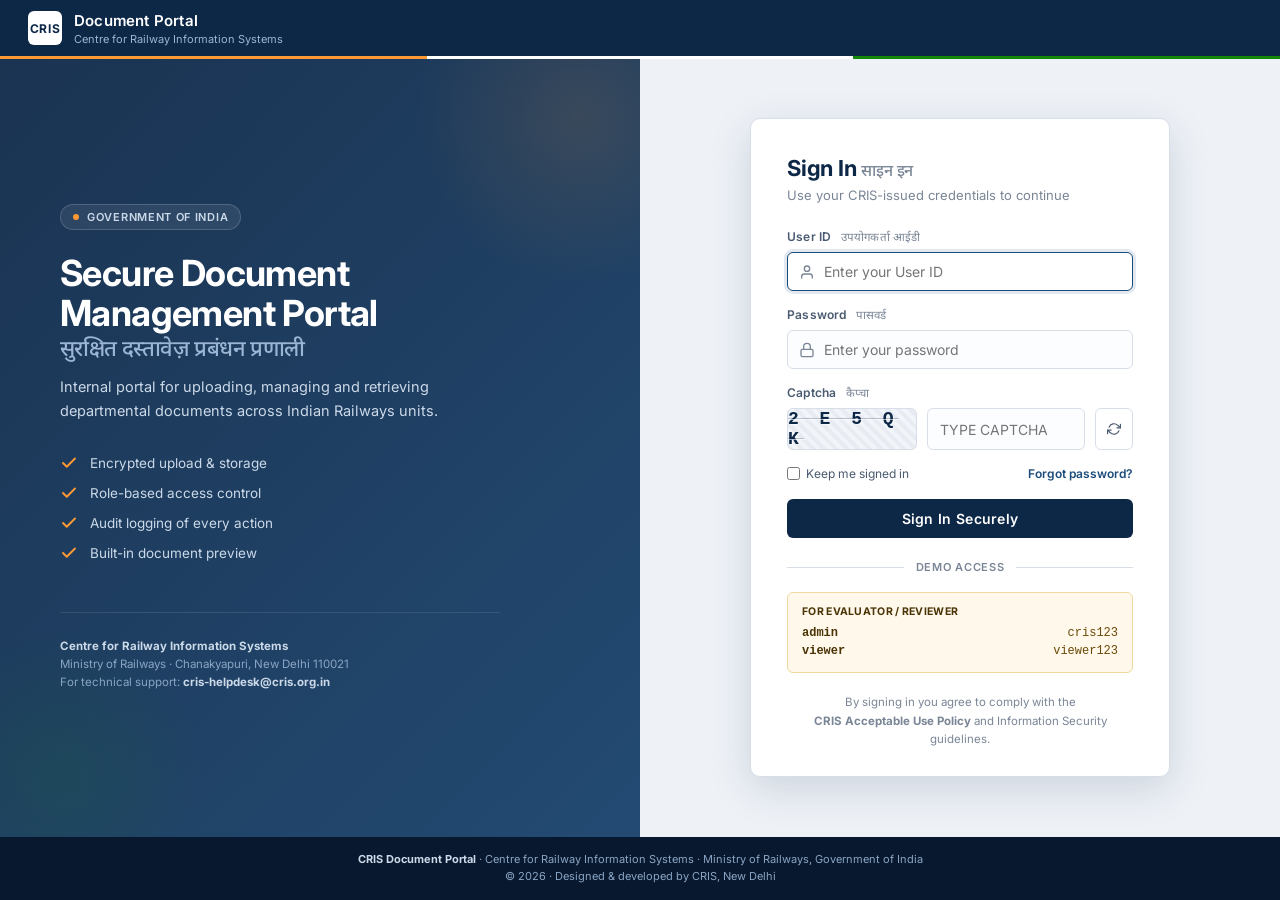
<file: docs/index.html>
<!DOCTYPE html>
<html lang="en">
<head>
    <meta charset="UTF-8">
    <meta name="viewport" content="width=device-width, initial-scale=1.0">
    <title>Sign In · CRIS Document Portal</title>
    <link rel="preconnect" href="https://fonts.googleapis.com">
    <link rel="preconnect" href="https://fonts.gstatic.com" crossorigin>
    <link href="https://fonts.googleapis.com/css2?family=Inter:wght@400;500;600;700&family=Noto+Sans+Devanagari:wght@400;500;600&display=swap" rel="stylesheet">
    <link rel="stylesheet" href="css/app.css">
</head>
<body class="login-body">

    <!-- Topbar -->
    <header class="login-topbar">
        <div class="login-topbar-brand">
            <div class="login-topbar-logo">CRIS</div>
            <div>
                <div class="login-topbar-title">Document Portal</div>
                <div class="login-topbar-sub">Centre for Railway Information Systems</div>
            </div>
        </div>
    </header>
    <div class="tricolor" aria-hidden="true">
        <div class="saffron"></div>
        <div class="white"></div>
        <div class="green"></div>
    </div>

    <!-- Shell -->
    <div class="login-shell">
        <!-- Left: brand panel -->
        <div class="login-brand">
            <div class="login-brand-content">
                <span class="login-brand-tag"><span class="dot"></span> Government of India</span>
                <h1>
                    Secure Document<br>Management Portal
                    <span class="h1-hi">सुरक्षित दस्तावेज़ प्रबंधन प्रणाली</span>
                </h1>
                <p class="lead">
                    Internal portal for uploading, managing and retrieving departmental documents
                    across Indian Railways units.
                </p>
                <ul class="feature-list">
                    <li><svg viewBox="0 0 24 24" fill="none" stroke="currentColor" stroke-width="2.5" stroke-linecap="round" stroke-linejoin="round"><path d="M20 6L9 17l-5-5"></path></svg> Encrypted upload &amp; storage</li>
                    <li><svg viewBox="0 0 24 24" fill="none" stroke="currentColor" stroke-width="2.5" stroke-linecap="round" stroke-linejoin="round"><path d="M20 6L9 17l-5-5"></path></svg> Role-based access control</li>
                    <li><svg viewBox="0 0 24 24" fill="none" stroke="currentColor" stroke-width="2.5" stroke-linecap="round" stroke-linejoin="round"><path d="M20 6L9 17l-5-5"></path></svg> Audit logging of every action</li>
                    <li><svg viewBox="0 0 24 24" fill="none" stroke="currentColor" stroke-width="2.5" stroke-linecap="round" stroke-linejoin="round"><path d="M20 6L9 17l-5-5"></path></svg> Built-in document preview</li>
                </ul>
                <div class="login-brand-foot">
                    <strong>Centre for Railway Information Systems</strong><br>
                    Ministry of Railways · Chanakyapuri, New Delhi 110021<br>
                    For technical support: <strong>cris-helpdesk@cris.org.in</strong>
                </div>
            </div>
        </div>

        <!-- Right: login form -->
        <div class="login-form-wrap">
            <div class="login-card">
                <div class="login-card-header">
                    <h2>Sign In <span class="hi" style="font-size: 16px; color: var(--text-muted); font-weight: 500;">साइन इन</span></h2>
                    <p>Use your CRIS-issued credentials to continue</p>
                </div>

                <div class="login-error" id="login-error" style="display: none;">
                    <svg viewBox="0 0 24 24" fill="none" stroke="currentColor" stroke-width="2.5" stroke-linecap="round" stroke-linejoin="round">
                        <circle cx="12" cy="12" r="10"></circle>
                        <line x1="12" y1="8" x2="12" y2="12"></line>
                        <line x1="12" y1="16" x2="12.01" y2="16"></line>
                    </svg>
                    <span id="login-error-text"></span>
                </div>

                <form id="login-form" autocomplete="off">
                    <div class="form-group">
                        <label for="username">User ID <span class="hi">उपयोगकर्ता आईडी</span></label>
                        <div class="input-with-icon">
                            <svg class="input-icon" viewBox="0 0 24 24" fill="none" stroke="currentColor" stroke-width="2" stroke-linecap="round" stroke-linejoin="round">
                                <path d="M20 21v-2a4 4 0 0 0-4-4H8a4 4 0 0 0-4 4v2"></path>
                                <circle cx="12" cy="7" r="4"></circle>
                            </svg>
                            <input type="text" id="username" name="username" class="form-input" placeholder="Enter your User ID" required autofocus>
                        </div>
                    </div>

                    <div class="form-group">
                        <label for="password">Password <span class="hi">पासवर्ड</span></label>
                        <div class="input-with-icon">
                            <svg class="input-icon" viewBox="0 0 24 24" fill="none" stroke="currentColor" stroke-width="2" stroke-linecap="round" stroke-linejoin="round">
                                <rect x="3" y="11" width="18" height="11" rx="2" ry="2"></rect>
                                <path d="M7 11V7a5 5 0 0 1 10 0v4"></path>
                            </svg>
                            <input type="password" id="password" name="password" class="form-input" placeholder="Enter your password" required>
                        </div>
                    </div>

                    <div class="form-group">
                        <label for="captcha">Captcha <span class="hi">कैप्चा</span></label>
                        <div class="captcha-row">
                            <div class="captcha-display" id="captcha-display">— — — — —</div>
                            <input type="text" id="captcha" name="captcha" class="form-input" placeholder="Type captcha" required maxlength="5" autocomplete="off" style="text-transform: uppercase;">
                            <button type="button" class="captcha-refresh" id="captcha-refresh" title="Refresh captcha" aria-label="Refresh captcha">
                                <svg viewBox="0 0 24 24" fill="none" stroke="currentColor" stroke-width="2" stroke-linecap="round" stroke-linejoin="round">
                                    <polyline points="23 4 23 10 17 10"></polyline>
                                    <polyline points="1 20 1 14 7 14"></polyline>
                                    <path d="M3.51 9a9 9 0 0 1 14.85-3.36L23 10M1 14l4.64 4.36A9 9 0 0 0 20.49 15"></path>
                                </svg>
                            </button>
                        </div>
                    </div>

                    <div class="login-options">
                        <label class="remember-me">
                            <input type="checkbox" name="remember"> Keep me signed in
                        </label>
                        <a href="#" class="forgot-link">Forgot password?</a>
                    </div>

                    <button type="submit" class="login-btn">Sign In Securely</button>
                </form>

                <div class="login-divider">Demo Access</div>

                <div class="demo-credentials">
                    <strong>For Evaluator / Reviewer</strong>
                    <div class="cred-row"><span>admin</span><span>cris123</span></div>
                    <div class="cred-row"><span>viewer</span><span>viewer123</span></div>
                </div>

                <div class="login-help-foot">
                    By signing in you agree to comply with the<br>
                    <strong>CRIS Acceptable Use Policy</strong> and Information Security guidelines.
                </div>
            </div>
        </div>
    </div>

    <!-- Foot -->
    <div class="login-page-foot">
        <strong>CRIS Document Portal</strong> · Centre for Railway Information Systems · Ministry of Railways, Government of India<br>
        © 2026 · Designed &amp; developed by CRIS, New Delhi
    </div>

    <script src="js/app.js"></script>
    <script>
        (function () {
            // If already signed in, jump to dashboard
            if (getCurrentUser()) {
                window.location.replace('dashboard.html');
                return;
            }

            const display = document.getElementById('captcha-display');
            const refreshBtn = document.getElementById('captcha-refresh');
            const form = document.getElementById('login-form');
            const errorBox = document.getElementById('login-error');
            const errorText = document.getElementById('login-error-text');

            function newCaptcha() {
                const value = generateCaptcha();
                sessionStorage.setItem('cris_captcha', value);
                display.textContent = value.split('').join(' ');
            }

            function showLoginError(msg) {
                errorText.textContent = msg;
                errorBox.style.display = 'flex';
            }

            // Init captcha on every load
            newCaptcha();
            refreshBtn.addEventListener('click', e => {
                e.preventDefault();
                newCaptcha();
            });

            // Show any flash carried over (e.g., from sign-out)
            showFlashIfAny();

            form.addEventListener('submit', e => {
                e.preventDefault();
                const username = document.getElementById('username').value.trim().toLowerCase();
                const password = document.getElementById('password').value;
                const captcha  = document.getElementById('captcha').value.trim().toUpperCase();
                const expected = (sessionStorage.getItem('cris_captcha') || '').toUpperCase();

                if (!expected || captcha !== expected) {
                    showLoginError('Captcha verification failed. Please try again.');
                    newCaptcha();
                    return;
                }
                const user = USERS[username];
                if (!user || user.password !== password) {
                    showLoginError('Invalid User ID or password.');
                    newCaptcha();
                    return;
                }
                // Success
                setCurrentUser({
                    user: username,
                    name: user.name,
                    role: user.role,
                    designation: user.designation,
                    employee_id: user.employee_id,
                    loginTime: formatDateTime(new Date()) + ' IST',
                });
                logActivity('Signed in');
                sessionStorage.removeItem('cris_captcha');
                setFlash(`Welcome, ${user.name}.`, 'success');
                window.location.href = 'dashboard.html';
            });
        })();
    </script>
</body>
</html>
</file>
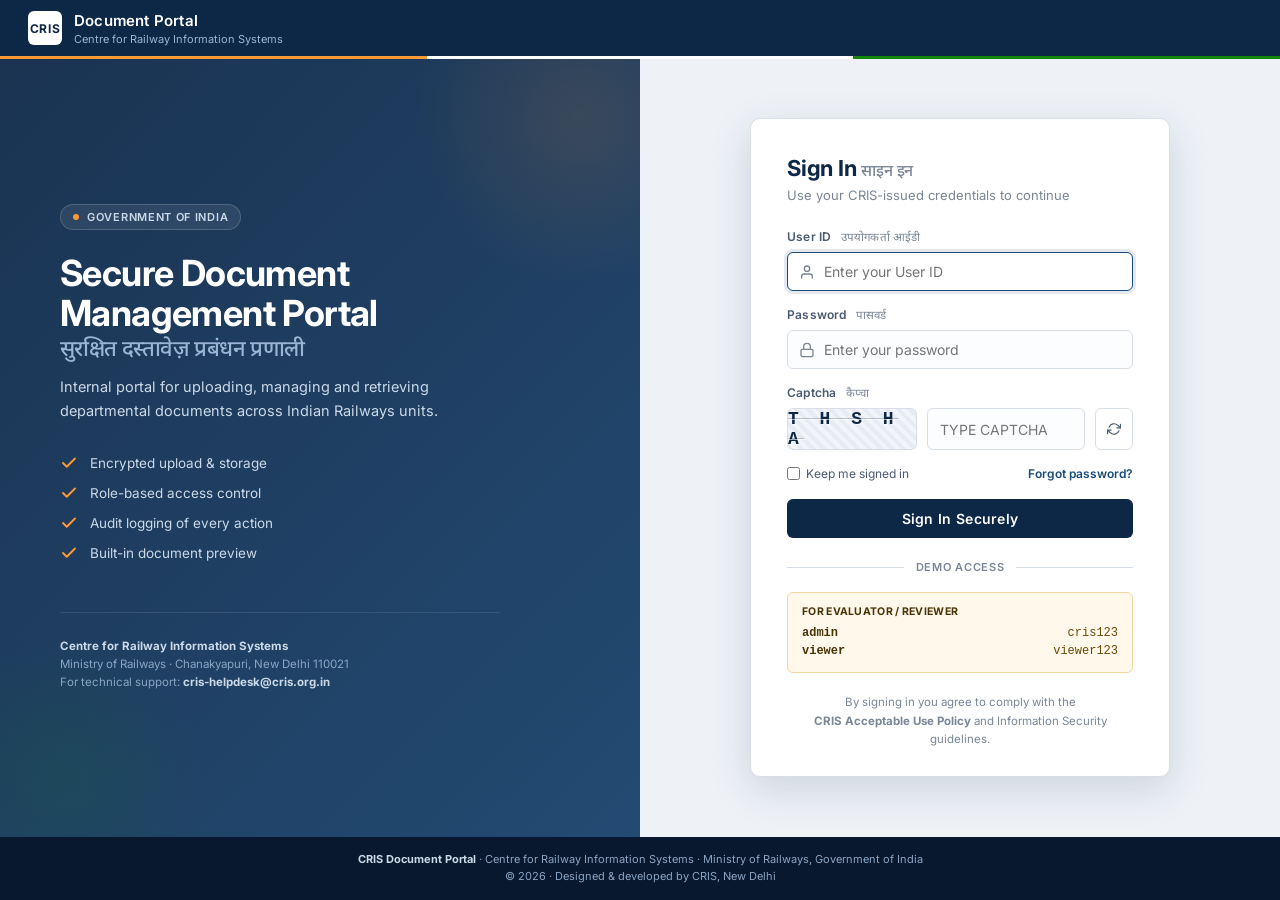
<file: docs/activity.html>
<!DOCTYPE html>
<html lang="en">
<head>
    <meta charset="UTF-8">
    <meta name="viewport" content="width=device-width, initial-scale=1.0">
    <title>Activity Log · CRIS Document Portal</title>
    <link rel="preconnect" href="https://fonts.googleapis.com">
    <link rel="preconnect" href="https://fonts.gstatic.com" crossorigin>
    <link href="https://fonts.googleapis.com/css2?family=Inter:wght@400;500;600;700&family=Noto+Sans+Devanagari:wght@400;500;600&display=swap" rel="stylesheet">
    <link rel="stylesheet" href="css/app.css">
</head>
<body>
    <div id="main-content">
        <div class="page-header">
            <div class="breadcrumb">Home / <span>Activity Log</span></div>
            <h1>Activity Log <span class="page-title-hi">गतिविधि लॉग</span></h1>
            <p>Audit trail of every action performed in this portal.</p>
        </div>

        <div class="card">
            <div class="card-header">
                <h2>Recent Actions</h2>
                <span class="badge" id="entry-count">0 entries</span>
            </div>
            <div class="card-body" style="padding: 0;" id="activity-body">
                <!-- Populated by JS -->
            </div>
        </div>
    </div>

    <script src="js/app.js"></script>
    <script>
        (function () {
            if (!requireAuth()) return;
            renderAppShell('activity');
            showFlashIfAny();

            const entries = getActivityLog().slice().reverse();
            document.getElementById('entry-count').textContent =
                entries.length + ' entr' + (entries.length === 1 ? 'y' : 'ies');

            const body = document.getElementById('activity-body');
            if (entries.length === 0) {
                body.innerHTML = `
                    <div class="empty-state">
                        <svg viewBox="0 0 100 100" fill="none" stroke="currentColor" stroke-width="3" stroke-linecap="round" stroke-linejoin="round">
                            <polyline points="22 12 18 12 15 21 9 3 6 12 2 12" transform="translate(8 28) scale(2.5)"></polyline>
                        </svg>
                        <h3>No activity yet</h3>
                        <p>Actions will appear here as you upload, download, or delete files.</p>
                    </div>`;
                return;
            }

            const actionClass = (action) => {
                const key = action.replace(/ /g, '');
                if (['Uploaded','Downloaded','Deleted','SignedIn','SignedOut'].includes(key)) return key;
                return 'default';
            };

            body.innerHTML = `
                <table class="activity-table">
                    <thead>
                        <tr>
                            <th>Timestamp</th>
                            <th>User</th>
                            <th>Role</th>
                            <th>Action</th>
                            <th>Target</th>
                        </tr>
                    </thead>
                    <tbody>
                        ${entries.map(e => `
                            <tr>
                                <td class="col-time">${escapeHtml(e.time)}</td>
                                <td class="col-user">${escapeHtml(e.user)}</td>
                                <td class="col-role">
                                    <span class="role-badge role-${['Admin','Viewer'].includes(e.role) ? e.role : 'default'}">${escapeHtml(e.role)}</span>
                                </td>
                                <td class="col-action">
                                    <span class="action-badge action-${actionClass(e.action)}">${escapeHtml(e.action)}</span>
                                </td>
                                <td class="col-target">${escapeHtml(e.target || '—')}</td>
                            </tr>
                        `).join('')}
                    </tbody>
                </table>`;
        })();
    </script>
</body>
</html>
</file>
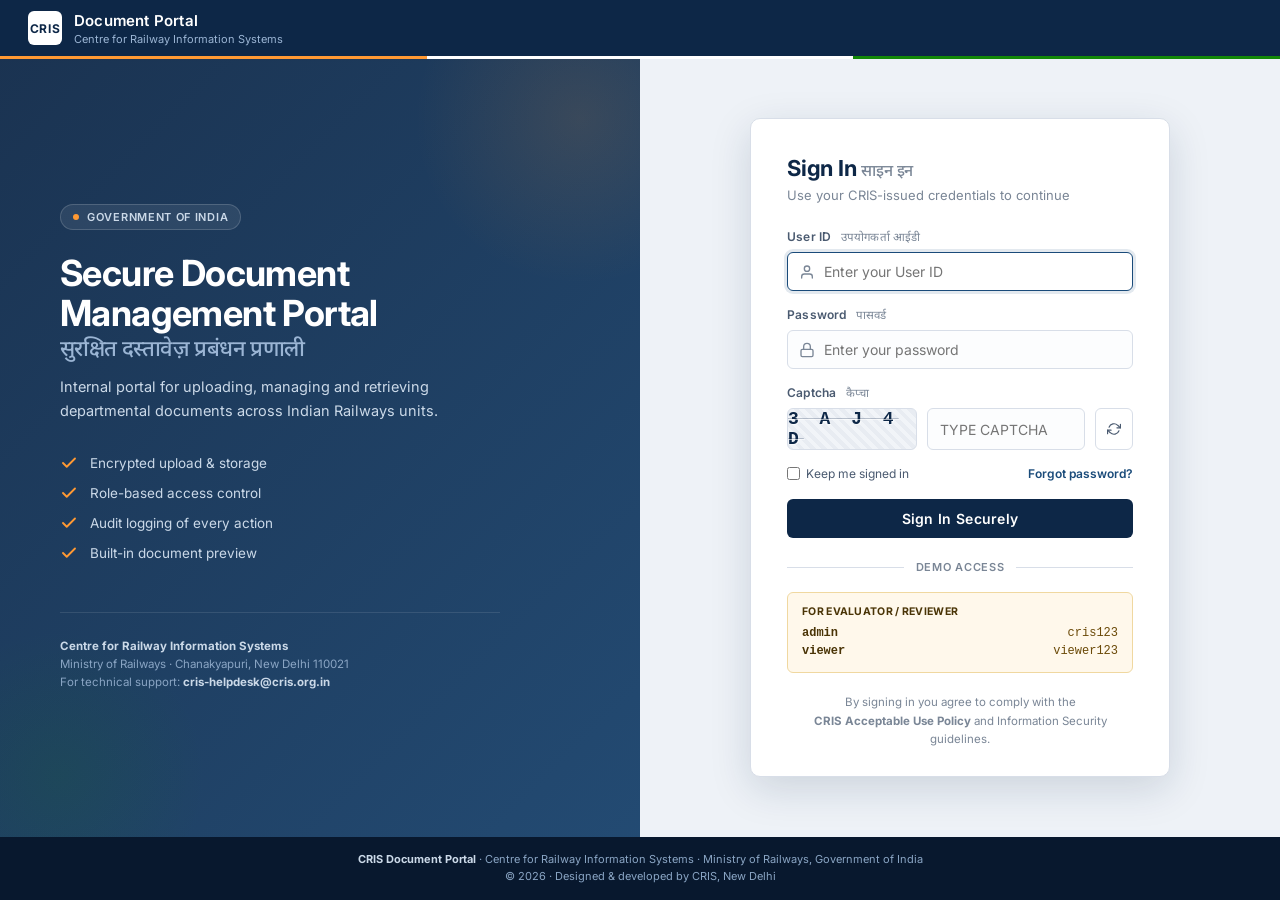
<file: docs/documents.html>
<!DOCTYPE html>
<html lang="en">
<head>
    <meta charset="UTF-8">
    <meta name="viewport" content="width=device-width, initial-scale=1.0">
    <title>Documents · CRIS Document Portal</title>
    <link rel="preconnect" href="https://fonts.googleapis.com">
    <link rel="preconnect" href="https://fonts.gstatic.com" crossorigin>
    <link href="https://fonts.googleapis.com/css2?family=Inter:wght@400;500;600;700&family=Noto+Sans+Devanagari:wght@400;500;600&display=swap" rel="stylesheet">
    <link rel="stylesheet" href="css/app.css">
</head>
<body>
    <div id="main-content">
        <div class="page-header">
            <div class="breadcrumb">Home / <span>Documents</span></div>
            <h1>Document Management <span class="page-title-hi">दस्तावेज़ प्रबंधन</span></h1>
            <p>Upload, search, preview and manage documents securely from this portal.</p>
        </div>

        <!-- Stats -->
        <div class="stats-bar">
            <div class="stat-card">
                <span class="stat-label">Total Documents</span>
                <span class="stat-value" id="stat-total" data-counter="0">0</span>
            </div>
            <div class="stat-card">
                <span class="stat-label">Storage Used</span>
                <span class="stat-value" id="stat-storage">0 B</span>
            </div>
        </div>

        <!-- Upload card -->
        <div class="card">
            <div class="card-header"><h2>Upload Document</h2></div>
            <div class="card-body">
                <form id="upload-form">
                    <label class="drop-zone" id="drop-zone" for="file-input">
                        <input type="file" name="files" id="file-input" multiple hidden>
                        <svg class="drop-zone-icon" viewBox="0 0 24 24" fill="none" stroke="currentColor" stroke-width="1.8" stroke-linecap="round" stroke-linejoin="round">
                            <path d="M21 15v4a2 2 0 0 1-2 2H5a2 2 0 0 1-2-2v-4"></path>
                            <polyline points="17 8 12 3 7 8"></polyline>
                            <line x1="12" y1="3" x2="12" y2="15"></line>
                        </svg>
                        <div class="drop-zone-text">
                            <strong>Click to browse</strong> or drag &amp; drop files here
                        </div>
                        <div class="drop-zone-hint">
                            Maximum 16 MB per file &bull; Multiple files allowed
                        </div>
                        <div class="drop-zone-files" id="drop-zone-files"></div>
                    </label>
                    <div class="upload-actions">
                        <button type="submit" class="btn btn-primary" id="upload-btn">
                            <span id="upload-btn-text">Upload File(s)</span>
                        </button>
                    </div>
                </form>
            </div>
        </div>

        <!-- File list -->
        <div class="card">
            <div class="card-header">
                <h2>Uploaded Documents</h2>
                <div style="display: flex; gap: 12px; align-items: center;">
                    <div class="search-wrap" id="search-wrap" style="display: none;">
                        <svg class="search-icon" viewBox="0 0 24 24" fill="none" stroke="currentColor" stroke-width="2" stroke-linecap="round" stroke-linejoin="round">
                            <circle cx="11" cy="11" r="8"></circle>
                            <line x1="21" y1="21" x2="16.65" y2="16.65"></line>
                        </svg>
                        <input type="text" class="search-input" id="search-input" placeholder="Search by file name...">
                        <span class="search-shortcut">/</span>
                    </div>
                    <span class="badge" id="file-count">0 files</span>
                </div>
            </div>
            <div class="card-body" style="padding: 0;" id="file-list-body">
                <!-- Populated by JS -->
            </div>
        </div>
    </div>

    <!-- Preview modal -->
    <div class="modal" id="preview-modal">
        <div class="modal-content">
            <div class="modal-header">
                <div class="modal-title" id="preview-modal-title"></div>
                <button type="button" class="modal-close" id="preview-modal-close" aria-label="Close">&times;</button>
            </div>
            <div class="modal-body" id="preview-modal-body"></div>
        </div>
    </div>

    <script src="js/app.js"></script>
    <script>
        (async function () {
            if (!requireAuth()) return;
            renderAppShell('documents');
            showFlashIfAny();

            const files = await listFilesEnriched();
            const totalBytes = files.reduce((s, f) => s + f.size_bytes, 0);

            // Stats
            const totalEl = document.getElementById('stat-total');
            totalEl.setAttribute('data-counter', files.length);
            totalEl.textContent = files.length;
            document.getElementById('stat-storage').textContent = totalBytes ? formatSize(totalBytes) : '0 B';
            document.getElementById('file-count').textContent = files.length + ' file' + (files.length === 1 ? '' : 's');
            animateCounters();

            // Render file list
            const body = document.getElementById('file-list-body');
            if (files.length === 0) {
                body.innerHTML = `
                    <div class="empty-state">
                        <svg viewBox="0 0 100 100" fill="none" stroke="currentColor" stroke-width="3" stroke-linecap="round" stroke-linejoin="round">
                            <path d="M50 18 L50 56 M50 18 L36 32 M50 18 L64 32"></path>
                            <path d="M22 60 L22 80 L78 80 L78 60"></path>
                        </svg>
                        <h3>No documents uploaded</h3>
                        <p>Use the upload section above to add your first document.</p>
                    </div>`;
            } else {
                document.getElementById('search-wrap').style.display = '';
                body.innerHTML = `
                    <table class="file-table" id="file-table">
                        <thead>
                            <tr>
                                <th class="sortable" data-sort="name">File Name <span class="sort-arrow"></span></th>
                                <th class="sortable" data-sort="size">Size <span class="sort-arrow"></span></th>
                                <th class="sortable active" data-sort="modified">Uploaded <span class="sort-arrow">&#9660;</span></th>
                                <th style="text-align: right;">Actions</th>
                            </tr>
                        </thead>
                        <tbody>
                            ${files.map(f => `
                            <tr data-name="${escapeHtml(f.name)}" data-size="${f.size_bytes}" data-modified="${f.modified_ts}">
                                <td class="col-name">
                                    <div class="file-name-wrap">
                                        <div class="file-icon ${f.icon_class}">${f.category_label}</div>
                                        <span class="file-name-text">${escapeHtml(f.name)}</span>
                                    </div>
                                </td>
                                <td class="col-size">${escapeHtml(f.size)}</td>
                                <td class="col-date">${escapeHtml(f.modified)}</td>
                                <td class="col-actions">
                                    <div class="action-group">
                                        ${f.previewable ? `<button type="button" class="btn btn-sm btn-preview" data-preview-name="${escapeHtml(f.name)}" data-preview-ext="${escapeHtml(f.extension)}">Preview</button>` : ''}
                                        <button type="button" class="btn btn-sm btn-download" data-download="${escapeHtml(f.name)}">Download</button>
                                        <button type="button" class="btn btn-sm btn-delete" data-delete="${escapeHtml(f.name)}">Delete</button>
                                    </div>
                                </td>
                            </tr>
                            `).join('')}
                        </tbody>
                    </table>
                    <div id="no-results" class="empty-state" style="display: none;">
                        <svg viewBox="0 0 100 100" fill="none" stroke="currentColor" stroke-width="3" stroke-linecap="round" stroke-linejoin="round">
                            <circle cx="42" cy="42" r="22"></circle>
                            <line x1="60" y1="60" x2="80" y2="80"></line>
                        </svg>
                        <h3>No matches found</h3>
                        <p>Try a different search term.</p>
                    </div>
                `;
                wireFileListInteractions();
            }

            // ── Drop zone ──
            const dropZone  = document.getElementById('drop-zone');
            const fileInput = document.getElementById('file-input');
            const fileLabel = document.getElementById('drop-zone-files');
            const form      = document.getElementById('upload-form');
            const btn       = document.getElementById('upload-btn');

            ['dragenter', 'dragover'].forEach(e => {
                dropZone.addEventListener(e, ev => {
                    ev.preventDefault(); ev.stopPropagation();
                    dropZone.classList.add('drag-over');
                });
            });
            ['dragleave', 'drop'].forEach(e => {
                dropZone.addEventListener(e, ev => {
                    ev.preventDefault(); ev.stopPropagation();
                    dropZone.classList.remove('drag-over');
                });
            });
            dropZone.addEventListener('drop', e => {
                fileInput.files = e.dataTransfer.files;
                updateLabel();
            });
            fileInput.addEventListener('change', updateLabel);
            window.addEventListener('dragover', e => e.preventDefault());
            window.addEventListener('drop', e => e.preventDefault());

            function updateLabel() {
                const arr = Array.from(fileInput.files);
                if (arr.length === 0) { fileLabel.textContent = ''; return; }
                if (arr.length === 1) { fileLabel.textContent = arr[0].name; return; }
                fileLabel.textContent = arr.length + ' files selected';
            }

            form.addEventListener('submit', async e => {
                e.preventDefault();
                if (!fileInput.files || fileInput.files.length === 0) {
                    showToast('No file selected.', 'error');
                    return;
                }
                btn.disabled = true;
                btn.innerHTML = '<span class="spinner"></span><span>Uploading...</span>';
                await handleUpload(fileInput.files);
            });

            function wireFileListInteractions() {
                // Preview
                document.querySelectorAll('.btn-preview').forEach(b => {
                    b.addEventListener('click', () => openPreviewModal(b.dataset.previewName, b.dataset.previewExt));
                });
                // Download
                document.querySelectorAll('[data-download]').forEach(b => {
                    b.addEventListener('click', () => downloadFile(b.dataset.download));
                });
                // Delete
                document.querySelectorAll('[data-delete]').forEach(b => {
                    b.addEventListener('click', () => deleteFile(b.dataset.delete));
                });
                // Modal close
                const modal = document.getElementById('preview-modal');
                document.getElementById('preview-modal-close').addEventListener('click', closePreviewModal);
                modal.addEventListener('click', e => { if (e.target === modal) closePreviewModal(); });
                document.addEventListener('keydown', e => {
                    if (e.key === 'Escape' && modal.classList.contains('open')) closePreviewModal();
                });

                // Search
                const input = document.getElementById('search-input');
                const table = document.getElementById('file-table');
                const badge = document.getElementById('file-count');
                const noResult = document.getElementById('no-results');
                const rows = Array.from(table.querySelectorAll('tbody tr'));
                input.addEventListener('input', () => {
                    const q = input.value.trim().toLowerCase();
                    let visible = 0;
                    rows.forEach(row => {
                        const name = (row.dataset.name || '').toLowerCase();
                        const show = name.includes(q);
                        row.style.display = show ? '' : 'none';
                        if (show) visible++;
                    });
                    badge.textContent = visible + ' file' + (visible === 1 ? '' : 's');
                    noResult.style.display = visible === 0 ? '' : 'none';
                    table.style.display = visible === 0 ? 'none' : '';
                });
                document.addEventListener('keydown', e => {
                    const tag = e.target.tagName;
                    if (tag === 'INPUT' || tag === 'TEXTAREA') return;
                    if (e.key === '/' && document.activeElement !== input) {
                        e.preventDefault();
                        input.focus(); input.select();
                    }
                });

                // Sortable
                const headers = table.querySelectorAll('th.sortable');
                const tbody   = table.querySelector('tbody');
                let state = { col: 'modified', dir: 'desc' };
                headers.forEach(h => {
                    h.addEventListener('click', () => {
                        const col = h.dataset.sort;
                        if (state.col === col) state.dir = state.dir === 'asc' ? 'desc' : 'asc';
                        else { state.col = col; state.dir = col === 'modified' ? 'desc' : 'asc'; }
                        sortRows(); updateArrows();
                    });
                });
                function sortRows() {
                    const rs = Array.from(tbody.querySelectorAll('tr'));
                    rs.sort((a, b) => {
                        let va = a.dataset[state.col], vb = b.dataset[state.col];
                        if (state.col === 'size' || state.col === 'modified') {
                            va = parseInt(va, 10) || 0; vb = parseInt(vb, 10) || 0;
                        } else {
                            va = String(va).toLowerCase(); vb = String(vb).toLowerCase();
                        }
                        if (va < vb) return state.dir === 'asc' ? -1 : 1;
                        if (va > vb) return state.dir === 'asc' ? 1 : -1;
                        return 0;
                    });
                    rs.forEach(r => tbody.appendChild(r));
                }
                function updateArrows() {
                    headers.forEach(h => {
                        const arrow = h.querySelector('.sort-arrow');
                        h.classList.remove('active');
                        if (h.dataset.sort === state.col) {
                            h.classList.add('active');
                            arrow.innerHTML = state.dir === 'asc' ? '&#9650;' : '&#9660;';
                        } else { arrow.innerHTML = ''; }
                    });
                }
            }
        })();
    </script>
</body>
</html>
</file>
<file: docs/css/app.css>
/* ─────────────────────────────────────────────────────────────
   CRIS Document Portal — shared stylesheet
   ───────────────────────────────────────────────────────────── */

* { margin: 0; padding: 0; box-sizing: border-box; }

:root {
    --navy:        #0d2747;
    --navy-deep:   #08182e;
    --navy-soft:   #1a4b7a;
    --navy-hover:  #0f3460;
    --accent:      #2c5aa0;
    --saffron:     #ff9933;
    --bg:          #f1f4f8;
    --bg-soft:     #f8fafc;
    --card:        #ffffff;
    --border:      #d8dee8;
    --border-soft: #e8ecf2;
    --text:        #18243a;
    --text-soft:   #4a5a70;
    --text-muted:  #7a8696;
    --success-bg:  #e9f5ec;
    --success-fg:  #1e6b3a;
    --success-br:  #a8d4b4;
    --error-bg:    #fdecea;
    --error-fg:    #9c1a1a;
    --error-br:    #e8a8a4;
    --sidebar-w:   240px;
    --topbar-h:    58px;
    --shadow-sm:   0 1px 2px rgba(15, 39, 71, 0.04);
    --shadow-md:   0 2px 8px rgba(15, 39, 71, 0.08);
    --shadow-lg:   0 8px 28px rgba(15, 39, 71, 0.18);
    --radius:      8px;
    --transition:  180ms cubic-bezier(.2, .8, .2, 1);
}

html { scroll-behavior: smooth; }

body {
    font-family: 'Inter', -apple-system, BlinkMacSystemFont, 'Segoe UI', sans-serif;
    background: var(--bg);
    color: var(--text);
    min-height: 100vh;
    -webkit-font-smoothing: antialiased;
    -moz-osx-font-smoothing: grayscale;
}

.hi { font-family: 'Noto Sans Devanagari', 'Inter', sans-serif; font-weight: 400; }

/* ── Topbar ── */
.topbar {
    height: var(--topbar-h);
    background: #fff;
    border-bottom: 1px solid var(--border);
    display: flex;
    align-items: center;
    justify-content: space-between;
    padding: 0 22px;
    position: sticky;
    top: 0;
    z-index: 50;
    box-shadow: var(--shadow-sm);
}
.topbar-left { display: flex; align-items: center; gap: 16px; }
.sidebar-toggle {
    display: none;
    background: none;
    border: 1px solid var(--border);
    border-radius: 5px;
    width: 34px;
    height: 34px;
    cursor: pointer;
    color: var(--text-soft);
    align-items: center;
    justify-content: center;
}
.brand { display: flex; align-items: center; gap: 12px; text-decoration: none; }
.brand-logo {
    width: 36px; height: 36px;
    background: var(--navy);
    color: #fff;
    border-radius: 6px;
    display: flex;
    align-items: center;
    justify-content: center;
    font-weight: 700;
    font-size: 12px;
    letter-spacing: 0.6px;
}
.brand-text { line-height: 1.2; }
.brand-title { font-size: 15px; font-weight: 700; color: var(--navy); letter-spacing: 0.2px; }
.brand-sub   { font-size: 11px; color: var(--text-muted); margin-top: 2px; }

.topbar-right { display: flex; align-items: center; gap: 12px; }

.notif-btn {
    position: relative;
    background: none;
    border: 1px solid var(--border);
    border-radius: 6px;
    width: 36px;
    height: 36px;
    cursor: pointer;
    color: var(--text-soft);
    display: flex;
    align-items: center;
    justify-content: center;
    transition: background var(--transition), border-color var(--transition);
}
.notif-btn:hover { background: var(--bg-soft); border-color: var(--navy-soft); color: var(--navy); }
.notif-btn svg { width: 16px; height: 16px; }
.notif-badge {
    position: absolute;
    top: -4px;
    right: -4px;
    background: var(--saffron);
    color: #fff;
    font-size: 10px;
    font-weight: 700;
    min-width: 16px;
    height: 16px;
    border-radius: 8px;
    display: flex;
    align-items: center;
    justify-content: center;
    padding: 0 4px;
    border: 1.5px solid #fff;
}

.user-menu { position: relative; }
.user-menu-trigger {
    display: flex;
    align-items: center;
    gap: 9px;
    background: var(--bg-soft);
    border: 1px solid var(--border);
    border-radius: 24px;
    padding: 4px 12px 4px 4px;
    cursor: pointer;
    font-family: inherit;
    transition: background var(--transition), border-color var(--transition);
}
.user-menu-trigger:hover { background: #eef3f9; border-color: var(--navy-soft); }
.user-avatar {
    width: 28px; height: 28px;
    border-radius: 50%;
    background: var(--accent);
    color: #fff;
    display: flex;
    align-items: center;
    justify-content: center;
    font-size: 10.5px;
    font-weight: 700;
    letter-spacing: 0.3px;
}
.user-meta { text-align: left; line-height: 1.2; }
.user-name { font-size: 12.5px; font-weight: 600; color: var(--text); }
.user-role { font-size: 10.5px; color: var(--text-muted); }
.chevron { width: 12px; height: 12px; color: var(--text-muted); transition: transform var(--transition); }
.user-menu.open .chevron { transform: rotate(180deg); }

.user-dropdown {
    position: absolute;
    top: calc(100% + 8px);
    right: 0;
    background: #fff;
    border: 1px solid var(--border);
    border-radius: var(--radius);
    box-shadow: var(--shadow-lg);
    min-width: 240px;
    opacity: 0;
    visibility: hidden;
    transform: translateY(-4px);
    transition: opacity var(--transition), visibility var(--transition), transform var(--transition);
    overflow: hidden;
}
.user-menu.open .user-dropdown { opacity: 1; visibility: visible; transform: translateY(0); }
.user-dropdown-header { padding: 14px 16px; background: var(--bg-soft); border-bottom: 1px solid var(--border-soft); }
.user-dropdown-header .name { font-size: 13px; font-weight: 600; color: var(--text); }
.user-dropdown-header .designation { font-size: 11.5px; color: var(--text-soft); margin-top: 2px; }
.user-dropdown-header .empid { font-size: 11px; color: var(--text-muted); margin-top: 4px; }
.user-dropdown a, .user-dropdown button {
    display: flex;
    align-items: center;
    gap: 10px;
    width: 100%;
    padding: 9px 16px;
    color: var(--text);
    font-size: 13px;
    text-decoration: none;
    border: none;
    background: none;
    cursor: pointer;
    font-family: inherit;
    text-align: left;
    transition: background var(--transition), color var(--transition);
}
.user-dropdown a:hover, .user-dropdown button:hover { background: var(--bg-soft); color: var(--navy); }
.user-dropdown a svg, .user-dropdown button svg { width: 14px; height: 14px; color: var(--text-muted); }
.user-dropdown a:hover svg, .user-dropdown button:hover svg { color: var(--navy); }
.user-dropdown hr { border: none; border-top: 1px solid var(--border-soft); margin: 4px 0; }
.user-dropdown .signout { color: var(--error-fg); }
.user-dropdown .signout svg { color: var(--error-fg); }

/* ── Tricolor strip ── */
.tricolor { display: flex; height: 3px; }
.tricolor > div { flex: 1; }
.tricolor .saffron { background: #ff9933; }
.tricolor .white   { background: #ffffff; }
.tricolor .green   { background: #138808; }

/* ── Layout ── */
.layout { display: flex; min-height: calc(100vh - var(--topbar-h) - 3px); }

/* ── Sidebar ── */
.sidebar {
    width: var(--sidebar-w);
    background: var(--navy);
    color: #cbd9e8;
    padding: 18px 0;
    display: flex;
    flex-direction: column;
    flex-shrink: 0;
    position: sticky;
    top: calc(var(--topbar-h) + 3px);
    height: calc(100vh - var(--topbar-h) - 3px);
    overflow-y: auto;
}
.sidebar-section { padding: 0 14px; margin-bottom: 18px; }
.sidebar-section-label {
    font-size: 10px;
    font-weight: 700;
    text-transform: uppercase;
    letter-spacing: 1px;
    color: #6a8aa8;
    padding: 0 12px;
    margin-bottom: 8px;
}
.sidebar-link {
    display: flex;
    align-items: center;
    gap: 11px;
    padding: 9px 12px;
    margin-bottom: 2px;
    color: #cbd9e8;
    text-decoration: none;
    font-size: 13px;
    font-weight: 500;
    border-radius: 5px;
    position: relative;
    transition: background var(--transition), color var(--transition);
}
.sidebar-link svg { width: 16px; height: 16px; flex-shrink: 0; }
.sidebar-link:hover { background: rgba(255, 255, 255, 0.06); color: #fff; }
.sidebar-link.active { background: var(--navy-soft); color: #fff; }
.sidebar-link.active::before {
    content: '';
    position: absolute;
    left: -14px;
    top: 6px;
    bottom: 6px;
    width: 3px;
    background: var(--saffron);
    border-radius: 0 2px 2px 0;
}
.sidebar-link-hi {
    margin-left: auto;
    font-size: 11px;
    color: #6a8aa8;
    font-family: 'Noto Sans Devanagari', sans-serif;
}
.sidebar-link.active .sidebar-link-hi { color: #9bb5d4; }

.sidebar-footer {
    margin-top: auto;
    padding: 16px 22px;
    border-top: 1px solid rgba(255, 255, 255, 0.08);
    font-size: 11px;
    color: #8aa5c4;
    line-height: 1.5;
}
.sidebar-footer .label {
    font-size: 9.5px;
    text-transform: uppercase;
    letter-spacing: 0.8px;
    color: #6a8aa8;
    font-weight: 700;
    margin-bottom: 3px;
}
.sidebar-footer .value { color: #cbd9e8; font-weight: 500; }

/* ── Main ── */
.main { flex: 1; padding: 26px 32px 50px; min-width: 0; }

/* ── Page header ── */
.page-header { margin-bottom: 22px; }
.breadcrumb {
    font-size: 12px;
    color: var(--text-muted);
    margin-bottom: 6px;
    letter-spacing: 0.2px;
}
.breadcrumb span { color: var(--navy); font-weight: 500; }
.page-header h1 {
    font-size: 22px;
    font-weight: 700;
    color: var(--navy);
    letter-spacing: -0.2px;
    display: flex;
    align-items: baseline;
    gap: 12px;
    flex-wrap: wrap;
}
.page-title-hi {
    font-size: 16px;
    font-weight: 500;
    color: var(--text-muted);
    font-family: 'Noto Sans Devanagari', sans-serif;
}
.page-header p { font-size: 13px; color: var(--text-soft); margin-top: 5px; }

/* ── Cards ── */
.card {
    background: var(--card);
    border-radius: var(--radius);
    border: 1px solid var(--border);
    box-shadow: var(--shadow-sm);
    margin-bottom: 22px;
    overflow: hidden;
}
.card-header {
    padding: 13px 22px;
    border-bottom: 1px solid var(--border-soft);
    display: flex;
    align-items: center;
    justify-content: space-between;
    gap: 12px;
    flex-wrap: wrap;
}
.card-header h2 { font-size: 14px; font-weight: 600; color: var(--text); letter-spacing: 0.1px; }
.card-link {
    font-size: 12px;
    color: var(--navy-soft);
    text-decoration: none;
    font-weight: 600;
    transition: color var(--transition);
}
.card-link:hover { color: var(--navy); }
.card-body { padding: 20px; }

/* ── Buttons ── */
.btn {
    display: inline-flex;
    align-items: center;
    justify-content: center;
    gap: 6px;
    padding: 9px 20px;
    border: 1px solid transparent;
    border-radius: 5px;
    font-size: 13px;
    font-weight: 600;
    cursor: pointer;
    text-decoration: none;
    white-space: nowrap;
    transition: background var(--transition), color var(--transition), border-color var(--transition), transform 80ms ease;
    font-family: inherit;
}
.btn:active { transform: translateY(1px); }
.btn:disabled { opacity: 0.7; cursor: not-allowed; transform: none; }
.btn:focus-visible { outline: 2px solid var(--accent); outline-offset: 2px; }
.btn-primary { background: var(--navy); color: #fff; }
.btn-primary:hover { background: var(--navy-hover); }
.btn-sm { padding: 5px 12px; font-size: 12px; }
.btn-preview, .btn-download, .btn-delete { background: #fff; border: 1px solid; }
.btn-preview, .btn-download { color: var(--navy); border-color: #c8d3e2; }
.btn-preview:hover, .btn-download:hover { background: #eef3f9; border-color: var(--navy-soft); }
.btn-delete { color: #9c1a1a; border-color: #e8b4b4; }
.btn-delete:hover { background: #fdeae8; border-color: #c46c6c; }

/* ── Spinner ── */
.spinner {
    display: inline-block;
    width: 12px; height: 12px;
    border: 2px solid rgba(255,255,255,0.4);
    border-top-color: #fff;
    border-radius: 50%;
    animation: spin 0.7s linear infinite;
}
@keyframes spin { to { transform: rotate(360deg); } }

/* ── Toasts ── */
.toast-stack {
    position: fixed;
    top: 76px;
    right: 24px;
    z-index: 2000;
    display: flex;
    flex-direction: column;
    gap: 10px;
    max-width: 380px;
}
.toast {
    display: flex;
    align-items: flex-start;
    gap: 10px;
    padding: 12px 16px;
    border-radius: var(--radius);
    font-size: 13px;
    font-weight: 500;
    border: 1px solid;
    box-shadow: var(--shadow-md);
    background: #fff;
    transform: translateX(420px);
    opacity: 0;
    animation: toast-in 280ms cubic-bezier(.2, .8, .2, 1) forwards;
    cursor: pointer;
}
.toast.dismissing { animation: toast-out 220ms ease forwards; }
.toast-success { background: var(--success-bg); color: var(--success-fg); border-color: var(--success-br); }
.toast-error   { background: var(--error-bg);   color: var(--error-fg);   border-color: var(--error-br); }
.toast-icon { flex-shrink: 0; width: 18px; height: 18px; margin-top: 1px; }
.toast-text { flex: 1; line-height: 1.5; }
@keyframes toast-in  { to { transform: translateX(0); opacity: 1; } }
@keyframes toast-out { to { transform: translateX(420px); opacity: 0; } }

/* ── Footer ── */
.footer {
    text-align: center;
    padding: 18px 20px;
    font-size: 11px;
    color: var(--text-muted);
    border-top: 1px solid var(--border-soft);
    margin-top: 30px;
}
.footer strong { color: var(--text-soft); font-weight: 600; }

/* ── Stat tiles (dashboard) ── */
.dashboard-stats {
    display: grid;
    grid-template-columns: repeat(4, 1fr);
    gap: 14px;
    margin-bottom: 22px;
}
.stat-tile {
    background: var(--card);
    border: 1px solid var(--border);
    border-radius: var(--radius);
    padding: 16px 18px;
    box-shadow: var(--shadow-sm);
    display: flex;
    align-items: center;
    gap: 14px;
    position: relative;
    overflow: hidden;
    transition: transform var(--transition), box-shadow var(--transition);
}
.stat-tile:hover { transform: translateY(-2px); box-shadow: var(--shadow-md); }
.stat-tile::before {
    content: '';
    position: absolute;
    left: 0;
    top: 14px;
    bottom: 14px;
    width: 3px;
    background: var(--navy-soft);
    border-radius: 0 2px 2px 0;
}
.stat-icon {
    width: 42px; height: 42px;
    border-radius: 8px;
    background: #e8f0f9;
    color: var(--navy);
    display: flex;
    align-items: center;
    justify-content: center;
    flex-shrink: 0;
}
.stat-icon svg { width: 20px; height: 20px; }
.stat-icon-amber  { background: #fef3e2; color: #b45309; }
.stat-icon-emerald{ background: #e6f4ec; color: #1e6b3a; }
.stat-icon-violet { background: #efeafa; color: #5b3a99; }
.stat-tile-info { line-height: 1.3; min-width: 0; }
.stat-tile-label {
    font-size: 11px;
    text-transform: uppercase;
    letter-spacing: 0.7px;
    color: var(--text-muted);
    font-weight: 600;
}
.stat-tile-value {
    font-size: 22px;
    font-weight: 700;
    color: var(--navy);
    font-variant-numeric: tabular-nums;
    letter-spacing: -0.5px;
    margin-top: 2px;
}

/* ── Stat cards (documents) ── */
.stats-bar {
    display: grid;
    grid-template-columns: repeat(2, 1fr);
    gap: 14px;
    margin-bottom: 22px;
}
.stat-card {
    background: var(--card);
    border: 1px solid var(--border);
    border-radius: var(--radius);
    padding: 14px 18px 14px 22px;
    box-shadow: var(--shadow-sm);
    position: relative;
    transition: transform var(--transition), box-shadow var(--transition);
}
.stat-card:hover { transform: translateY(-1px); box-shadow: var(--shadow-md); }
.stat-card::before {
    content: '';
    position: absolute;
    left: 0;
    top: 14px;
    bottom: 14px;
    width: 3px;
    background: var(--navy-soft);
    border-radius: 0 2px 2px 0;
}
.stat-label {
    font-size: 11px;
    text-transform: uppercase;
    letter-spacing: 0.7px;
    color: var(--text-muted);
    font-weight: 600;
}
.stat-value {
    display: block;
    font-size: 24px;
    font-weight: 700;
    color: var(--navy);
    margin-top: 4px;
    font-variant-numeric: tabular-nums;
    letter-spacing: -0.5px;
}

/* ── Charts grid ── */
.charts-grid {
    display: grid;
    grid-template-columns: 1fr 1.4fr;
    gap: 18px;
    margin-bottom: 22px;
}
.chart-wrap { position: relative; height: 240px; }

/* ── Recent list ── */
.recent-list { list-style: none; margin: 0; padding: 0; }
.recent-list li {
    display: flex;
    align-items: center;
    gap: 12px;
    padding: 11px 22px;
    border-bottom: 1px solid var(--border-soft);
    font-size: 13px;
    transition: background var(--transition);
}
.recent-list li:last-child { border-bottom: none; }
.recent-list li:hover { background: #f7faff; }
.recent-list .name {
    font-weight: 500;
    color: var(--text);
    flex: 1;
    min-width: 0;
    overflow: hidden;
    text-overflow: ellipsis;
    white-space: nowrap;
}
.recent-list .time {
    font-size: 12px;
    color: var(--text-muted);
    white-space: nowrap;
    font-variant-numeric: tabular-nums;
}

/* ── Activity feed (dashboard) ── */
.activity-feed { list-style: none; margin: 0; padding: 12px 0; }
.activity-feed li { display: flex; gap: 12px; padding: 9px 22px; font-size: 13px; }
.activity-dot {
    width: 8px; height: 8px;
    background: var(--navy-soft);
    border-radius: 50%;
    margin-top: 6px;
    flex-shrink: 0;
    box-shadow: 0 0 0 3px rgba(26, 75, 122, 0.12);
}
.activity-body { flex: 1; line-height: 1.5; min-width: 0; }
.activity-text { color: var(--text); }
.activity-text strong { color: var(--navy); font-weight: 600; }
.activity-meta { font-size: 11.5px; color: var(--text-muted); margin-top: 2px; }
.empty-mini { padding: 28px 20px; text-align: center; font-size: 12.5px; color: var(--text-muted); }

/* ── Welcome banner ── */
.welcome-banner {
    background: linear-gradient(120deg, var(--navy) 0%, var(--navy-soft) 100%);
    color: #fff;
    border-radius: var(--radius);
    padding: 22px 26px;
    margin-bottom: 22px;
    display: flex;
    align-items: center;
    justify-content: space-between;
    gap: 20px;
    position: relative;
    overflow: hidden;
}
.welcome-banner::before {
    content: '';
    position: absolute;
    top: -60px;
    right: -60px;
    width: 220px;
    height: 220px;
    border-radius: 50%;
    background: radial-gradient(circle, rgba(255,153,51,0.18) 0%, transparent 60%);
}
.welcome-text { position: relative; z-index: 1; }
.welcome-text h2 { font-size: 19px; font-weight: 700; letter-spacing: -0.2px; margin-bottom: 4px; }
.welcome-text p { font-size: 13px; color: #cbd9e8; }
.welcome-action {
    background: rgba(255,255,255,0.12);
    border: 1px solid rgba(255,255,255,0.2);
    color: #fff;
    padding: 9px 18px;
    border-radius: 6px;
    font-size: 13px;
    font-weight: 600;
    text-decoration: none;
    white-space: nowrap;
    position: relative;
    z-index: 1;
    transition: background var(--transition);
}
.welcome-action:hover { background: rgba(255,255,255,0.2); }

/* ── Drop zone (documents) ── */
.drop-zone {
    display: block;
    border: 2px dashed #b8c4d4;
    border-radius: var(--radius);
    padding: 32px 20px;
    text-align: center;
    background: var(--bg-soft);
    cursor: pointer;
    transition: background var(--transition), border-color var(--transition), transform var(--transition);
}
.drop-zone:hover { background: #eef3f9; border-color: #8aa5c4; }
.drop-zone.drag-over { background: #e0ebf6; border-color: var(--navy-soft); border-style: solid; transform: scale(1.005); }
.drop-zone-icon { width: 40px; height: 40px; margin: 0 auto 10px; color: var(--navy-soft); }
.drop-zone-text { font-size: 14px; color: var(--text); margin-bottom: 4px; }
.drop-zone-text strong { color: var(--navy); font-weight: 600; }
.drop-zone-hint { font-size: 12px; color: var(--text-muted); }
.drop-zone-files {
    margin-top: 14px;
    font-size: 13px;
    color: var(--navy-soft);
    font-weight: 600;
    min-height: 18px;
}
.drop-zone-files:not(:empty)::before { content: '✓ '; color: var(--success-fg); font-weight: 700; }
.upload-actions { margin-top: 16px; display: flex; justify-content: flex-end; }

/* ── Search ── */
.search-wrap { position: relative; flex: 1; max-width: 280px; }
.search-input {
    width: 100%;
    padding: 7px 36px 7px 32px;
    border: 1px solid var(--border);
    border-radius: 5px;
    font-size: 13px;
    background: var(--bg-soft);
    font-family: inherit;
    color: var(--text);
    transition: border-color var(--transition), background var(--transition), box-shadow var(--transition);
}
.search-input::placeholder { color: var(--text-muted); }
.search-input:focus {
    outline: none;
    border-color: var(--navy-soft);
    background: #fff;
    box-shadow: 0 0 0 3px rgba(26, 75, 122, 0.1);
}
.search-icon {
    position: absolute;
    left: 9px; top: 50%;
    transform: translateY(-50%);
    width: 14px; height: 14px;
    color: var(--text-muted);
    pointer-events: none;
}
.search-shortcut {
    position: absolute;
    right: 8px; top: 50%;
    transform: translateY(-50%);
    font-size: 10px;
    font-weight: 600;
    color: var(--text-muted);
    background: #fff;
    border: 1px solid var(--border);
    border-radius: 3px;
    padding: 2px 5px;
    pointer-events: none;
}
.search-input:focus ~ .search-shortcut { display: none; }

/* ── File table ── */
.file-table { width: 100%; border-collapse: collapse; }
.file-table thead th {
    text-align: left;
    padding: 11px 14px;
    font-size: 10.5px;
    font-weight: 700;
    text-transform: uppercase;
    letter-spacing: 0.7px;
    color: var(--text-muted);
    background: #f7f9fc;
    border-bottom: 1px solid var(--border-soft);
    user-select: none;
}
.file-table thead th.sortable { cursor: pointer; transition: color var(--transition), background var(--transition); }
.file-table thead th.sortable:hover { color: var(--navy); background: #eef3f9; }
.file-table thead th.sortable.active { color: var(--navy); background: #e3ecf6; }
.sort-arrow {
    display: inline-block;
    width: 10px; margin-left: 4px;
    color: var(--navy-soft);
    font-size: 8px;
    vertical-align: middle;
}
.file-table tbody tr {
    border-bottom: 1px solid var(--border-soft);
    transition: background var(--transition);
    position: relative;
}
.file-table tbody tr:last-child { border-bottom: none; }
.file-table tbody tr:hover { background: #f7faff; }
.file-table tbody tr::before {
    content: '';
    position: absolute;
    left: 0; top: 0; bottom: 0;
    width: 3px;
    background: var(--navy-soft);
    opacity: 0;
    transition: opacity var(--transition);
}
.file-table tbody tr:hover::before { opacity: 1; }
.file-table td { padding: 11px 14px; font-size: 13px; vertical-align: middle; }
.col-name { font-weight: 500; color: var(--text); }
.file-name-wrap { display: flex; align-items: center; gap: 12px; }
.file-name-text { word-break: break-all; }
.col-size, .col-date {
    color: var(--text-soft);
    white-space: nowrap;
    font-variant-numeric: tabular-nums;
}
.col-actions { text-align: right; white-space: nowrap; }
.action-group {
    display: inline-flex;
    gap: 6px;
    align-items: center;
    opacity: 0.85;
    transition: opacity var(--transition);
}
tr:hover .action-group { opacity: 1; }

/* ── File icons ── */
.file-icon {
    display: inline-flex;
    align-items: center;
    justify-content: center;
    width: 38px; height: 38px;
    min-width: 38px;
    border-radius: 6px;
    font-size: 9.5px;
    font-weight: 700;
    color: #fff;
    letter-spacing: 0.6px;
    text-transform: uppercase;
    box-shadow: inset 0 -2px 0 rgba(0, 0, 0, 0.18);
}
.recent-list .file-icon { width: 34px; height: 34px; font-size: 9px; flex-shrink: 0; }
.icon-pdf{background:#b83227;} .icon-doc{background:#1f4e8c;} .icon-xls{background:#1d6841;}
.icon-ppt{background:#b04a18;} .icon-img{background:#5b3a99;} .icon-zip{background:#95620e;}
.icon-txt{background:#3e4855;} .icon-generic{background:#586471;}

.badge {
    display: inline-flex;
    align-items: center;
    background: #e3ecf6;
    color: var(--navy);
    font-size: 11.5px;
    font-weight: 600;
    padding: 3px 10px;
    border-radius: 11px;
}

/* ── Empty state ── */
.empty-state { text-align: center; padding: 56px 20px; }
.empty-state svg { width: 84px; height: 84px; margin-bottom: 14px; color: #a8b4c4; }
.empty-state h3 { font-size: 15px; color: var(--text-soft); font-weight: 600; margin-bottom: 6px; }
.empty-state p { font-size: 13px; color: var(--text-muted); }

/* ── Modal ── */
.modal {
    position: fixed;
    inset: 0;
    background: rgba(15, 39, 71, 0.65);
    display: flex;
    align-items: center;
    justify-content: center;
    z-index: 1500;
    padding: 24px;
    opacity: 0;
    visibility: hidden;
    transition: opacity 200ms ease, visibility 200ms ease;
    backdrop-filter: blur(2px);
    -webkit-backdrop-filter: blur(2px);
}
.modal.open { opacity: 1; visibility: visible; }
.modal-content {
    background: #fff;
    border-radius: var(--radius);
    width: 100%;
    max-width: 960px;
    height: 90vh;
    display: flex;
    flex-direction: column;
    overflow: hidden;
    box-shadow: var(--shadow-lg);
    transform: scale(0.96) translateY(8px);
    transition: transform 240ms cubic-bezier(.2, .8, .2, 1);
}
.modal.open .modal-content { transform: scale(1) translateY(0); }
.modal-header {
    padding: 12px 18px;
    border-bottom: 1px solid var(--border-soft);
    display: flex;
    justify-content: space-between;
    align-items: center;
    background: #f5f7fa;
    gap: 12px;
}
.modal-title { font-size: 13px; font-weight: 600; color: var(--text); word-break: break-all; flex: 1; }
.modal-close {
    background: none;
    border: none;
    font-size: 22px;
    cursor: pointer;
    color: var(--text-soft);
    padding: 2px 8px;
    line-height: 1;
    border-radius: 4px;
    transition: background var(--transition), color var(--transition);
}
.modal-close:hover { background: #e0e6ee; color: var(--text); }
.modal-body {
    flex: 1;
    overflow: auto;
    background: #2a3a4a;
    display: flex;
    align-items: center;
    justify-content: center;
}
.modal-body img { max-width: 100%; max-height: 100%; object-fit: contain; display: block; }
.modal-body iframe { width: 100%; height: 100%; border: none; background: #fff; }

/* ── Activity log table ── */
.activity-table { width: 100%; border-collapse: collapse; }
.activity-table thead th {
    text-align: left;
    padding: 11px 22px;
    font-size: 10.5px;
    font-weight: 700;
    text-transform: uppercase;
    letter-spacing: 0.7px;
    color: var(--text-muted);
    background: #f7f9fc;
    border-bottom: 1px solid var(--border-soft);
}
.activity-table tbody tr {
    border-bottom: 1px solid var(--border-soft);
    transition: background var(--transition);
}
.activity-table tbody tr:last-child { border-bottom: none; }
.activity-table tbody tr:hover { background: #f7faff; }
.activity-table td { padding: 12px 22px; font-size: 13px; vertical-align: middle; }
.col-time { color: var(--text-muted); white-space: nowrap; font-variant-numeric: tabular-nums; font-size: 12.5px; }
.col-user { font-weight: 500; color: var(--text); white-space: nowrap; }
.col-role { color: var(--text-soft); }
.role-badge {
    display: inline-block;
    font-size: 11px;
    font-weight: 600;
    padding: 2px 9px;
    border-radius: 10px;
}
.role-Admin { background: #fef3e2; color: #b45309; }
.role-Viewer { background: #e8f0f9; color: var(--navy); }
.role-default { background: #f1f4f8; color: var(--text-soft); }
.col-action { font-weight: 500; color: var(--text); }
.col-target { color: var(--text-soft); word-break: break-all; }
.action-badge {
    display: inline-flex;
    align-items: center;
    gap: 5px;
    padding: 3px 9px;
    border-radius: 4px;
    font-size: 11.5px;
    font-weight: 600;
}
.action-Uploaded   { background: #e6f4ec; color: #1e6b3a; }
.action-Downloaded { background: #e3ecf6; color: var(--navy); }
.action-Deleted    { background: #fdecea; color: var(--error-fg); }
.action-SignedIn   { background: #efeafa; color: #5b3a99; }
.action-SignedOut  { background: #f1f4f8; color: var(--text-soft); }
.action-default    { background: #f1f4f8; color: var(--text-soft); }

/* ── Login page ── */
.login-topbar {
    background: var(--navy);
    color: #fff;
    height: 56px;
    display: flex;
    align-items: center;
    padding: 0 28px;
    box-shadow: 0 1px 6px rgba(0,0,0,0.18);
}
.login-topbar-brand { display: flex; align-items: center; gap: 12px; }
.login-topbar-logo {
    width: 34px; height: 34px;
    background: #fff;
    color: var(--navy);
    border-radius: 6px;
    display: flex;
    align-items: center;
    justify-content: center;
    font-weight: 700;
    font-size: 12px;
    letter-spacing: 0.6px;
}
.login-topbar-title { font-size: 15px; font-weight: 600; letter-spacing: 0.2px; }
.login-topbar-sub { font-size: 11px; color: #9bb5d4; margin-top: 2px; }

.login-shell {
    flex: 1;
    display: grid;
    grid-template-columns: 1fr 1fr;
    background: linear-gradient(135deg, rgba(13, 39, 71, 0.94) 0%, rgba(26, 75, 122, 0.94) 100%);
    min-height: 0;
}
.login-brand {
    color: #fff;
    padding: 60px 60px;
    display: flex;
    flex-direction: column;
    justify-content: center;
    position: relative;
    overflow: hidden;
}
.login-brand::before {
    content: '';
    position: absolute;
    top: -120px; right: -120px;
    width: 360px; height: 360px;
    border-radius: 50%;
    background: radial-gradient(circle, rgba(255, 153, 51, 0.12) 0%, transparent 65%);
}
.login-brand::after {
    content: '';
    position: absolute;
    bottom: -100px; left: -100px;
    width: 320px; height: 320px;
    border-radius: 50%;
    background: radial-gradient(circle, rgba(19, 136, 8, 0.1) 0%, transparent 65%);
}
.login-brand-content { position: relative; z-index: 1; max-width: 440px; }
.login-brand-tag {
    display: inline-flex;
    align-items: center;
    gap: 8px;
    background: rgba(255,255,255,0.08);
    border: 1px solid rgba(255,255,255,0.16);
    border-radius: 18px;
    padding: 5px 12px;
    font-size: 11px;
    font-weight: 600;
    letter-spacing: 0.7px;
    text-transform: uppercase;
    color: #cbd9e8;
    margin-bottom: 24px;
}
.login-brand-tag .dot { width: 6px; height: 6px; background: var(--saffron); border-radius: 50%; }
.login-brand h1 {
    font-size: 36px;
    font-weight: 700;
    line-height: 1.1;
    letter-spacing: -0.6px;
    margin-bottom: 12px;
}
.login-brand .h1-hi {
    display: block;
    font-size: 22px;
    font-weight: 500;
    color: #9bb5d4;
    font-family: 'Noto Sans Devanagari', sans-serif;
    margin-top: 6px;
}
.login-brand .lead { font-size: 14.5px; color: #cbd9e8; line-height: 1.6; margin-bottom: 32px; }
.feature-list { list-style: none; display: flex; flex-direction: column; gap: 12px; }
.feature-list li { display: flex; align-items: center; gap: 12px; font-size: 13.5px; color: #cbd9e8; }
.feature-list svg { width: 18px; height: 18px; color: var(--saffron); flex-shrink: 0; }
.login-brand-foot {
    margin-top: 50px;
    padding-top: 24px;
    border-top: 1px solid rgba(255,255,255,0.1);
    font-size: 11.5px;
    color: #8aa5c4;
    line-height: 1.6;
    position: relative;
    z-index: 1;
}
.login-brand-foot strong { color: #cbd9e8; }

.login-form-wrap {
    background: #eef2f7;
    display: flex;
    align-items: center;
    justify-content: center;
    padding: 40px 30px;
}
.login-card {
    background: #fff;
    border-radius: 10px;
    border: 1px solid var(--border);
    box-shadow: 0 12px 40px rgba(15, 39, 71, 0.15);
    width: 100%;
    max-width: 420px;
    padding: 36px 36px 28px;
}
.login-card-header { margin-bottom: 26px; }
.login-card-header h2 {
    font-size: 22px;
    font-weight: 700;
    color: var(--navy);
    margin-bottom: 4px;
    letter-spacing: -0.2px;
}
.login-card-header p { font-size: 13px; color: var(--text-muted); }

.login-error {
    background: var(--error-bg);
    color: var(--error-fg);
    border: 1px solid var(--error-br);
    padding: 10px 14px;
    border-radius: 6px;
    font-size: 13px;
    margin-bottom: 18px;
    display: flex;
    align-items: center;
    gap: 9px;
}
.login-error svg { width: 16px; height: 16px; flex-shrink: 0; }

.form-group { margin-bottom: 16px; }
.form-group label {
    display: block;
    font-size: 12px;
    font-weight: 600;
    color: var(--text-soft);
    margin-bottom: 6px;
    letter-spacing: 0.2px;
}
.form-group label .hi { font-weight: 400; color: var(--text-muted); font-size: 11.5px; margin-left: 6px; }
.form-input {
    width: 100%;
    padding: 10px 12px;
    border: 1px solid var(--border);
    border-radius: 6px;
    font-size: 14px;
    font-family: inherit;
    color: var(--text);
    background: #fcfdfe;
    transition: border-color 180ms ease, box-shadow 180ms ease, background 180ms ease;
}
.form-input:focus {
    outline: none;
    border-color: var(--navy-soft);
    background: #fff;
    box-shadow: 0 0 0 3px rgba(26, 75, 122, 0.12);
}
.input-with-icon { position: relative; }
.input-with-icon .input-icon {
    position: absolute;
    left: 12px; top: 50%;
    transform: translateY(-50%);
    width: 16px; height: 16px;
    color: var(--text-muted);
    pointer-events: none;
}
.input-with-icon .form-input { padding-left: 36px; }

.captcha-row {
    display: grid;
    grid-template-columns: 130px 1fr auto;
    gap: 10px;
    align-items: stretch;
}
.captcha-display {
    background: repeating-linear-gradient(45deg, #e8ecf2, #e8ecf2 4px, #f1f4f8 4px, #f1f4f8 8px);
    border: 1px solid var(--border);
    border-radius: 6px;
    display: flex;
    align-items: center;
    justify-content: center;
    font-family: 'Courier New', monospace;
    font-weight: 700;
    font-size: 18px;
    letter-spacing: 5px;
    color: var(--navy);
    text-decoration: line-through;
    text-decoration-color: rgba(13, 39, 71, 0.25);
    user-select: none;
    text-shadow: 1px 1px 0 rgba(255, 255, 255, 0.6);
}
.captcha-refresh {
    background: #fff;
    border: 1px solid var(--border);
    border-radius: 6px;
    width: 38px;
    cursor: pointer;
    display: flex;
    align-items: center;
    justify-content: center;
    color: var(--text-soft);
    transition: background 180ms ease, color 180ms ease, border-color 180ms ease;
    padding: 0;
}
.captcha-refresh:hover { background: #eef3f9; color: var(--navy); border-color: var(--navy-soft); }
.captcha-refresh svg { width: 14px; height: 14px; }

.login-options {
    display: flex;
    justify-content: space-between;
    align-items: center;
    margin: 8px 0 18px;
    font-size: 12px;
}
.remember-me {
    display: flex;
    align-items: center;
    gap: 6px;
    color: var(--text-soft);
    cursor: pointer;
}
.remember-me input { margin: 0; cursor: pointer; }
.forgot-link { color: var(--navy-soft); text-decoration: none; font-weight: 600; }
.forgot-link:hover { color: var(--navy); text-decoration: underline; }

.login-btn {
    width: 100%;
    padding: 11px;
    background: var(--navy);
    color: #fff;
    border: none;
    border-radius: 6px;
    font-size: 14px;
    font-weight: 600;
    cursor: pointer;
    letter-spacing: 0.3px;
    font-family: inherit;
    transition: background 180ms ease, transform 80ms ease;
}
.login-btn:hover { background: var(--navy-hover); }
.login-btn:active { transform: translateY(1px); }

.login-divider {
    display: flex;
    align-items: center;
    gap: 12px;
    margin: 22px 0 18px;
    color: var(--text-muted);
    font-size: 11px;
    font-weight: 600;
    text-transform: uppercase;
    letter-spacing: 0.7px;
}
.login-divider::before, .login-divider::after {
    content: '';
    flex: 1;
    height: 1px;
    background: var(--border);
}

.demo-credentials {
    background: #fff8eb;
    border: 1px solid #f0d8a0;
    border-radius: 6px;
    padding: 12px 14px;
    font-size: 12px;
    color: #6b4a08;
}
.demo-credentials strong {
    display: block;
    margin-bottom: 6px;
    color: #4a3406;
    font-weight: 700;
    letter-spacing: 0.3px;
    text-transform: uppercase;
    font-size: 10.5px;
}
.demo-credentials .cred-row {
    display: flex;
    justify-content: space-between;
    padding: 2px 0;
    font-family: 'Courier New', monospace;
    font-size: 12px;
    color: #6b4a08;
}
.demo-credentials .cred-row span:first-child { color: #4a3406; font-weight: 700; }

.login-help-foot {
    text-align: center;
    margin-top: 20px;
    font-size: 11.5px;
    color: var(--text-muted);
    line-height: 1.6;
}

.login-page-foot {
    background: var(--navy-deep);
    color: #8aa5c4;
    text-align: center;
    padding: 14px 20px;
    font-size: 11px;
    line-height: 1.6;
}
.login-page-foot strong { color: #cbd9e8; }

body.login-body { display: flex; flex-direction: column; }

/* ── Responsive ── */
@media (max-width: 1000px) {
    .dashboard-stats { grid-template-columns: repeat(2, 1fr); }
    .charts-grid { grid-template-columns: 1fr; }
}
@media (max-width: 900px) {
    .sidebar-toggle { display: flex; }
    .sidebar {
        position: fixed;
        top: calc(var(--topbar-h) + 3px);
        left: -260px;
        z-index: 40;
        transition: left var(--transition);
        box-shadow: var(--shadow-lg);
    }
    .sidebar.open { left: 0; }
    .main { padding: 20px 16px 40px; }
    .user-meta { display: none; }
    .brand-sub { display: none; }
}
@media (max-width: 880px) {
    .login-shell { grid-template-columns: 1fr; }
    .login-brand { display: none; }
    .login-form-wrap { padding: 30px 16px; }
    .login-card { padding: 28px 24px 22px; }
}
@media (max-width: 700px) {
    .stats-bar { grid-template-columns: 1fr; }
    .file-table .col-date, .file-table thead th:nth-child(3) { display: none; }
    .file-table .col-size, .file-table thead th:nth-child(2) { display: none; }
    .search-wrap { max-width: 100%; }
    .search-shortcut { display: none; }
    .toast-stack { left: 16px; right: 16px; max-width: none; }
    .welcome-banner { flex-direction: column; align-items: flex-start; }
    .activity-table .col-role, .activity-table th:nth-child(3) { display: none; }
}
@media (prefers-reduced-motion: reduce) {
    *, *::before, *::after { animation-duration: 0.01ms !important; transition-duration: 0.01ms !important; }
}
</file>
